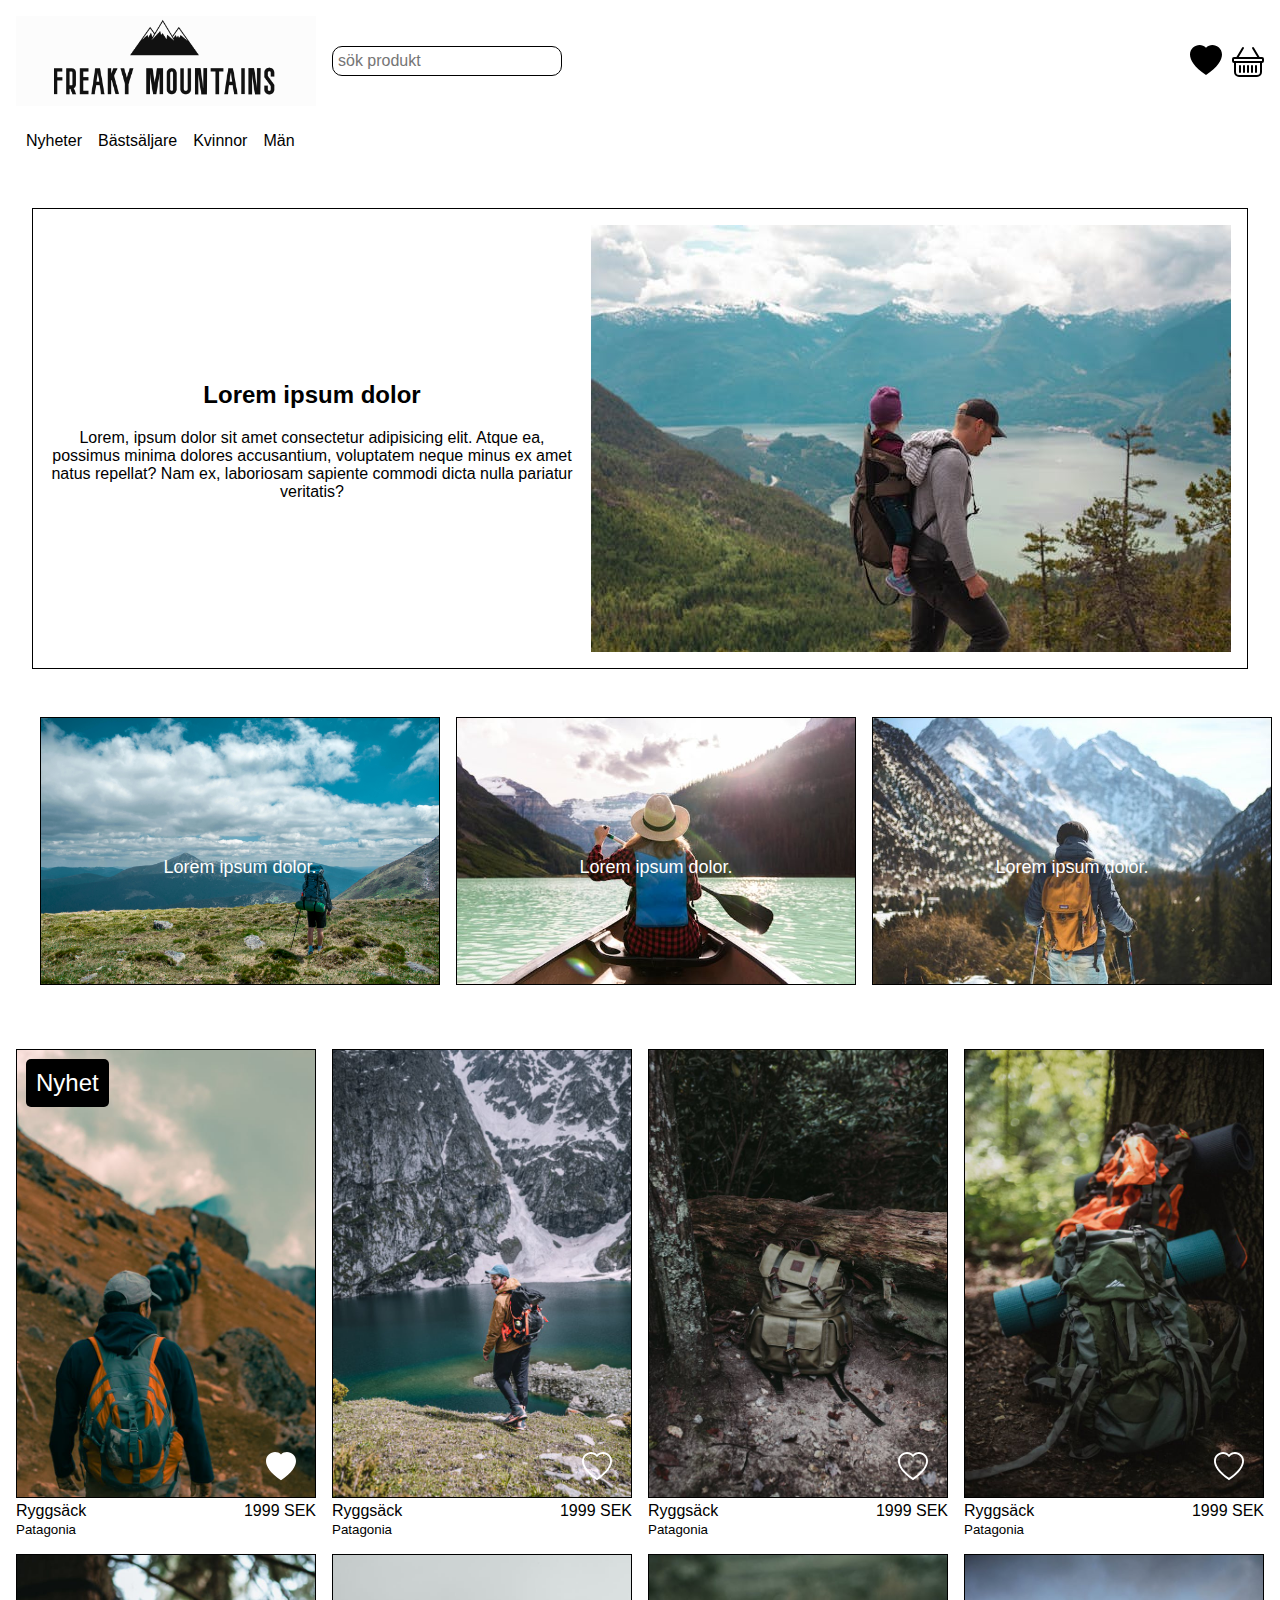
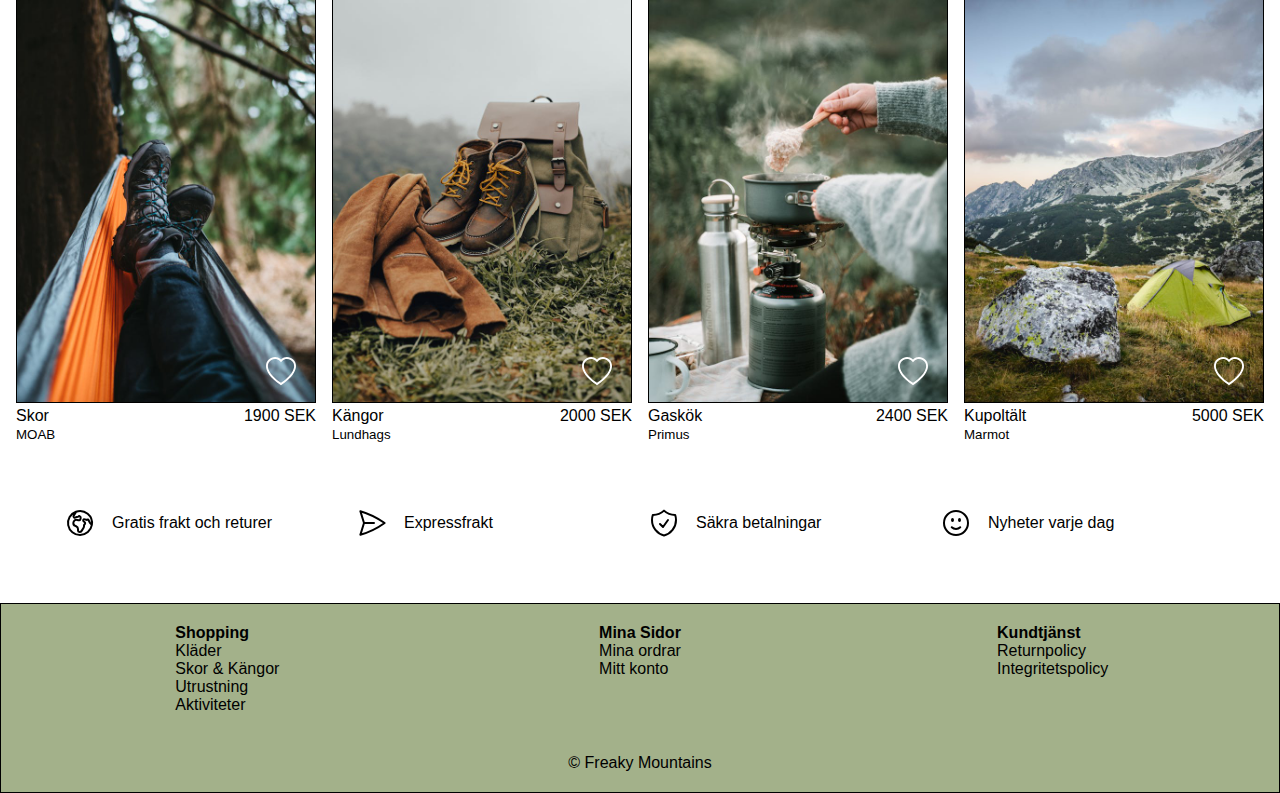
<file: index.html>
<!DOCTYPE html>
<html lang="sv">

<head>
    <meta charset="UTF-8">
    <meta name="viewport" content="width=device-width, initial-scale=1.0">
    <title>Freaky Mountains</title>
    <link rel="stylesheet" href="CSS/main.css">
</head>

<body>
    <header>
        <img src="img/freakymountains.png" class="header-logo" alt="logo">
        <div class="header-container">
            <input type="search" placeholder="sök produkt">
            <div class="header-icons">
                <a href="#"><svg xmlns="http://www.w3.org/2000/svg" width="25" height="25" fill="currentColor"
                        class="bi bi-heart-fill icon" viewBox="0 0 16 16">
                        <path fill-rule="evenodd"
                            d="M8 1.314C12.438-3.248 23.534 4.735 8 15-7.534 4.736 3.562-3.248 8 1.314" />
                    </svg></a>
                <a href="checkout.html">
                    <svg xmlns="http://www.w3.org/2000/svg" width="25" height="25" fill="currentColor"
                        class="bi bi-basket icon" viewBox="0 0 16 16">
                        <path
                            d="M5.757 1.071a.5.5 0 0 1 .172.686L3.383 6h9.234L10.07 1.757a.5.5 0 1 1 .858-.514L13.783 6H15a1 1 0 0 1 1 1v1a1 1 0 0 1-1 1v4.5a2.5 2.5 0 0 1-2.5 2.5h-9A2.5 2.5 0 0 1 1 13.5V9a1 1 0 0 1-1-1V7a1 1 0 0 1 1-1h1.217L5.07 1.243a.5.5 0 0 1 .686-.172zM2 9v4.5A1.5 1.5 0 0 0 3.5 15h9a1.5 1.5 0 0 0 1.5-1.5V9zM1 7v1h14V7zm3 3a.5.5 0 0 1 .5.5v3a.5.5 0 0 1-1 0v-3A.5.5 0 0 1 4 10m2 0a.5.5 0 0 1 .5.5v3a.5.5 0 0 1-1 0v-3A.5.5 0 0 1 6 10m2 0a.5.5 0 0 1 .5.5v3a.5.5 0 0 1-1 0v-3A.5.5 0 0 1 8 10m2 0a.5.5 0 0 1 .5.5v3a.5.5 0 0 1-1 0v-3a.5.5 0 0 1 .5-.5m2 0a.5.5 0 0 1 .5.5v3a.5.5 0 0 1-1 0v-3a.5.5 0 0 1 .5-.5" />
                    </svg></a>
            </div>

        </div>
        <nav>
            <ul>
                <li><a href="#">Nyheter</a></li>
                <li><a href="#">Bästsäljare</a></li>
                <li><a href="#">Kvinnor</a></li>
                <li><a href="#">Män</a></li>
            </ul>
        </nav>
    </header>
    <main>

        <article class="hero-container">
            <img class="hero-img" src="img/hero.jpg" alt="hero-image">
            <div class="hero-text">
                <h2>Lorem ipsum dolor</h2>
                <p>Lorem, ipsum dolor sit amet consectetur adipisicing elit. Atque ea, possimus minima dolores
                    accusantium,
                    voluptatem neque minus ex amet natus repellat? Nam ex, laboriosam sapiente commodi dicta nulla
                    pariatur
                    veritatis?</p>
            </div>
        </article>

        <section class="spot-container">
            <h1 hidden>Lorem Ipsum Dolor</h1>
            <a href="" class="spot-img">
                <img src="img/spot1.jpg" alt="hiking">
                <div class="spot-text">Lorem ipsum dolor.</div>
            </a>
            <a href="" class="spot-img">
                <img src="img/spot2.jpg" alt="kayaking">
                <div class="spot-text">Lorem ipsum dolor.</div>
            </a>
            <a href="" class="spot-img">
                <img src="img/spot3.jpg" alt="hiking mountains">
                <div class="spot-text">Lorem ipsum dolor.</div>
            </a>
        </section>

        <section class="products">
            <h1 hidden>Produktkort</h1>
            <a href="product-details.html">
                <div class="productImage">
                    <img src="img/backpack1.jpg" alt="backpack">
                    <!-- <svg class="badge-top-left" height="65" width="250">
                        <rect x="5" y="5" width="100" height="50" fill="black">
                        </rect>
                        <text fill="#ffffff" font-size="22" font-family="Verdana" x="20" y="35">Nyhet</text>
                    </svg> 
                    
                    SVG  för "nyhet" -->
                    <span class="banner-new">Nyhet</span>

                    <svg class="heart-bottom-right" xmlns="http://www.w3.org/2000/svg" width="40" height="40"
                        fill="currentColor" viewBox="0 0 16 16">
                        <path fill-rule="evenodd"
                            d="M8 1.314C12.438-3.248 23.534 4.735 8 15-7.534 4.736 3.562-3.248 8 1.314" />
                    </svg>
                </div>
                <div class="productDetails">
                    <span>Ryggsäck</span>
                    <span>1999 SEK</span>
                </div>
                <small>Patagonia</small>

            </a>

            <a href="product-details.html">
                <div class="productImage">
                    <img src="img/backpack5.jpg" alt="backpack">
                    <svg class="heart-bottom-right" xmlns="http://www.w3.org/2000/svg" width="40" height="40"
                        fill="currentColor" viewBox="0 0 16 16">
                        <path
                            d="m8 2.748-.717-.737C5.6.281 2.514.878 1.4 3.053c-.523 1.023-.641 2.5.314 4.385.92 1.815 2.834 3.989 6.286 6.357 3.452-2.368 5.365-4.542 6.286-6.357.955-1.886.838-3.362.314-4.385C13.486.878 10.4.28 8.717 2.01zM8 15C-7.333 4.868 3.279-3.04 7.824 1.143q.09.083.176.171a3 3 0 0 1 .176-.17C12.72-3.042 23.333 4.867 8 15" />
                    </svg>
                </div>
                <div class="productDetails">
                    <span>Ryggsäck</span>
                    <span>1999 SEK</span>
                </div>
                <small>Patagonia</small>

            </a>
            <a href="product-details.html">
                <div class="productImage">
                    <img src="img/backpack4.jpg" alt="red backpack">
                    <svg class="heart-bottom-right" xmlns="http://www.w3.org/2000/svg" width="40" height="40"
                        fill="currentColor" viewBox="0 0 16 16">
                        <path
                            d="m8 2.748-.717-.737C5.6.281 2.514.878 1.4 3.053c-.523 1.023-.641 2.5.314 4.385.92 1.815 2.834 3.989 6.286 6.357 3.452-2.368 5.365-4.542 6.286-6.357.955-1.886.838-3.362.314-4.385C13.486.878 10.4.28 8.717 2.01zM8 15C-7.333 4.868 3.279-3.04 7.824 1.143q.09.083.176.171a3 3 0 0 1 .176-.17C12.72-3.042 23.333 4.867 8 15" />
                    </svg>
                </div>
                <div class="productDetails">
                    <span>Ryggsäck</span>
                    <span>1999 SEK</span>
                </div>
                <small>Patagonia</small>

            </a>
            <a href="product-details.html">
                <div class="productImage">
                    <img src="img/backpack3.jpg" alt=" svart backpack">
                    <svg class="heart-bottom-right" xmlns="http://www.w3.org/2000/svg" width="40" height="40"
                        fill="currentColor" viewBox="0 0 16 16">
                        <path
                            d="m8 2.748-.717-.737C5.6.281 2.514.878 1.4 3.053c-.523 1.023-.641 2.5.314 4.385.92 1.815 2.834 3.989 6.286 6.357 3.452-2.368 5.365-4.542 6.286-6.357.955-1.886.838-3.362.314-4.385C13.486.878 10.4.28 8.717 2.01zM8 15C-7.333 4.868 3.279-3.04 7.824 1.143q.09.083.176.171a3 3 0 0 1 .176-.17C12.72-3.042 23.333 4.867 8 15" />
                    </svg>
                </div>
                <div class="productDetails">
                    <span>Ryggsäck</span>
                    <span>1999 SEK</span>
                </div>
                <small>Patagonia</small>

            </a>
            <a href="product-details.html">
                <div class="productImage">
                    <img src="img/boots2.jpg" alt="red jacket">
                    <svg class="heart-bottom-right" xmlns="http://www.w3.org/2000/svg" width="40" height="40"
                        fill="currentColor" viewBox="0 0 16 16">
                        <path
                            d="m8 2.748-.717-.737C5.6.281 2.514.878 1.4 3.053c-.523 1.023-.641 2.5.314 4.385.92 1.815 2.834 3.989 6.286 6.357 3.452-2.368 5.365-4.542 6.286-6.357.955-1.886.838-3.362.314-4.385C13.486.878 10.4.28 8.717 2.01zM8 15C-7.333 4.868 3.279-3.04 7.824 1.143q.09.083.176.171a3 3 0 0 1 .176-.17C12.72-3.042 23.333 4.867 8 15" />
                    </svg>
                </div>
                <div class="productDetails">
                    <span>Skor</span>
                    <span>1900 SEK</span>
                </div>
                <small>MOAB</small>

            </a>
            <a href="product-details.html">
                <div class="productImage">
                    <img src="img/boots.jpg" alt="boots">
                    <svg class="heart-bottom-right" xmlns="http://www.w3.org/2000/svg" width="40" height="40"
                        fill="currentColor" viewBox="0 0 16 16">
                        <path
                            d="m8 2.748-.717-.737C5.6.281 2.514.878 1.4 3.053c-.523 1.023-.641 2.5.314 4.385.92 1.815 2.834 3.989 6.286 6.357 3.452-2.368 5.365-4.542 6.286-6.357.955-1.886.838-3.362.314-4.385C13.486.878 10.4.28 8.717 2.01zM8 15C-7.333 4.868 3.279-3.04 7.824 1.143q.09.083.176.171a3 3 0 0 1 .176-.17C12.72-3.042 23.333 4.867 8 15" />
                    </svg>
                </div>
                <div class="productDetails">
                    <span>Kängor</span>
                    <span>2000 SEK</span>
                </div>
                <small>Lundhags</small>

            </a>
            <a href="product-details.html">
                <div class="productImage">
                    <img src="img/primus.jpg" alt="primus">
                    <svg class="heart-bottom-right" xmlns="http://www.w3.org/2000/svg" width="40" height="40"
                        fill="currentColor" viewBox="0 0 16 16">
                        <path
                            d="m8 2.748-.717-.737C5.6.281 2.514.878 1.4 3.053c-.523 1.023-.641 2.5.314 4.385.92 1.815 2.834 3.989 6.286 6.357 3.452-2.368 5.365-4.542 6.286-6.357.955-1.886.838-3.362.314-4.385C13.486.878 10.4.28 8.717 2.01zM8 15C-7.333 4.868 3.279-3.04 7.824 1.143q.09.083.176.171a3 3 0 0 1 .176-.17C12.72-3.042 23.333 4.867 8 15" />
                    </svg>
                </div>
                <div class="productDetails">
                    <span>Gaskök</span>
                    <span>2400 SEK</span>
                </div>
                <small>Primus</small>

            </a>
            <a href="product-details.html">
                <div class="productImage">
                    <img src="img/tent.jpg" alt="tent">
                    <svg class="heart-bottom-right" xmlns="http://www.w3.org/2000/svg" width="40" height="40"
                        fill="currentColor" viewBox="0 0 16 16">
                        <path
                            d="m8 2.748-.717-.737C5.6.281 2.514.878 1.4 3.053c-.523 1.023-.641 2.5.314 4.385.92 1.815 2.834 3.989 6.286 6.357 3.452-2.368 5.365-4.542 6.286-6.357.955-1.886.838-3.362.314-4.385C13.486.878 10.4.28 8.717 2.01zM8 15C-7.333 4.868 3.279-3.04 7.824 1.143q.09.083.176.171a3 3 0 0 1 .176-.17C12.72-3.042 23.333 4.867 8 15" />
                    </svg>
                </div>
                <div class="productDetails">
                    <span>Kupoltält</span>
                    <span>5000 SEK</span>
                </div>
                <small>Marmot</small>

            </a>

        </section>

        <div class="infoIcons">
            <ul>
                <li><svg class="icon" xmlns="http://www.w3.org/2000/svg" fill="none" viewBox="0 0 24 24"
                        stroke-width="1.5" stroke="currentColor">
                        <path stroke-linecap="round" stroke-linejoin="round"
                            d="m20.893 13.393-1.135-1.135a2.252 2.252 0 0 1-.421-.585l-1.08-2.16a.414.414 0 0 0-.663-.107.827.827 0 0 1-.812.21l-1.273-.363a.89.89 0 0 0-.738 1.595l.587.39c.59.395.674 1.23.172 1.732l-.2.2c-.212.212-.33.498-.33.796v.41c0 .409-.11.809-.32 1.158l-1.315 2.191a2.11 2.11 0 0 1-1.81 1.025 1.055 1.055 0 0 1-1.055-1.055v-1.172c0-.92-.56-1.747-1.414-2.089l-.655-.261a2.25 2.25 0 0 1-1.383-2.46l.007-.042a2.25 2.25 0 0 1 .29-.787l.09-.15a2.25 2.25 0 0 1 2.37-1.048l1.178.236a1.125 1.125 0 0 0 1.302-.795l.208-.73a1.125 1.125 0 0 0-.578-1.315l-.665-.332-.091.091a2.25 2.25 0 0 1-1.591.659h-.18c-.249 0-.487.1-.662.274a.931.931 0 0 1-1.458-1.137l1.411-2.353a2.25 2.25 0 0 0 .286-.76m11.928 9.869A9 9 0 0 0 8.965 3.525m11.928 9.868A9 9 0 1 1 8.965 3.525" />
                    </svg>
                    Gratis frakt och returer</li>
                <li> <svg class="icon" xmlns="http://www.w3.org/2000/svg" fill="none" viewBox="0 0 24 24"
                        stroke-width="1.5" stroke="currentColor">
                        <path stroke-linecap="round" stroke-linejoin="round"
                            d="M6 12 3.269 3.125A59.769 59.769 0 0 1 21.485 12 59.768 59.768 0 0 1 3.27 20.875L5.999 12Zm0 0h7.5" />
                    </svg>
                    Expressfrakt</li>
                <li><svg class="icon" xmlns="http://www.w3.org/2000/svg" fill="none" viewBox="0 0 24 24"
                        stroke-width="1.5" stroke="currentColor">
                        <path stroke-linecap="round" stroke-linejoin="round"
                            d="M9 12.75 11.25 15 15 9.75m-3-7.036A11.959 11.959 0 0 1 3.598 6 11.99 11.99 0 0 0 3 9.749c0 5.592 3.824 10.29 9 11.623 5.176-1.332 9-6.03 9-11.622 0-1.31-.21-2.571-.598-3.751h-.152c-3.196 0-6.1-1.248-8.25-3.285Z" />
                    </svg>
                    Säkra betalningar</li>
                <li><svg class="icon" xmlns="http://www.w3.org/2000/svg" fill="none" viewBox="0 0 24 24"
                        stroke-width="1.5" stroke="currentColor">
                        <path stroke-linecap="round" stroke-linejoin="round"
                            d="M15.182 15.182a4.5 4.5 0 0 1-6.364 0M21 12a9 9 0 1 1-18 0 9 9 0 0 1 18 0ZM9.75 9.75c0 .414-.168.75-.375.75S9 10.164 9 9.75 9.168 9 9.375 9s.375.336.375.75Zm-.375 0h.008v.015h-.008V9.75Zm5.625 0c0 .414-.168.75-.375.75s-.375-.336-.375-.75.168-.75.375-.75.375.336.375.75Zm-.375 0h.008v.015h-.008V9.75Z" />
                    </svg>
                    Nyheter varje dag</li>
            </ul>
        </div>
    </main>
    <footer>
        <details>
            <summary>Shopping</summary>
            <ul>
                <li>Kläder</li>
                <li>Skor & Kängor</li>
                <li>Utrustning</li>
                <li>Aktiviteter</li>
            </ul>
        </details>
        <details>
            <summary>Mina Sidor</summary>
            <ul>
                <li>Mina Ordrar</li>
                <li>Mitt Konto</li>
            </ul>
        </details>
        <details>
            <summary>Kundtjänst</summary>
            <ul>
                <li>Returnpolicy</li>
                <li>Integritetspolicy</li>
            </ul>
        </details>


        <div class="footer-lg">


            <div><strong>Shopping</strong>
                <ul>
                    <li>Kläder</li>
                    <li>Skor & Kängor</li>
                    <li>Utrustning</li>
                    <li>Aktiviteter</li>
                </ul>
            </div>


            <div> <strong>Mina Sidor</strong>
                <ul>
                    <li>Mina ordrar</li>
                    <li>Mitt konto</li>
                </ul>
            </div>

            <div>
                <strong>Kundtjänst</strong>
                <ul>
                    <li>Returnpolicy</li>
                    <li>Integritetspolicy</li>
                </ul>
            </div>
        </div>
        <p>
            &copy; Freaky Mountains
        </p>
    </footer>
</body>

</html>
</file>
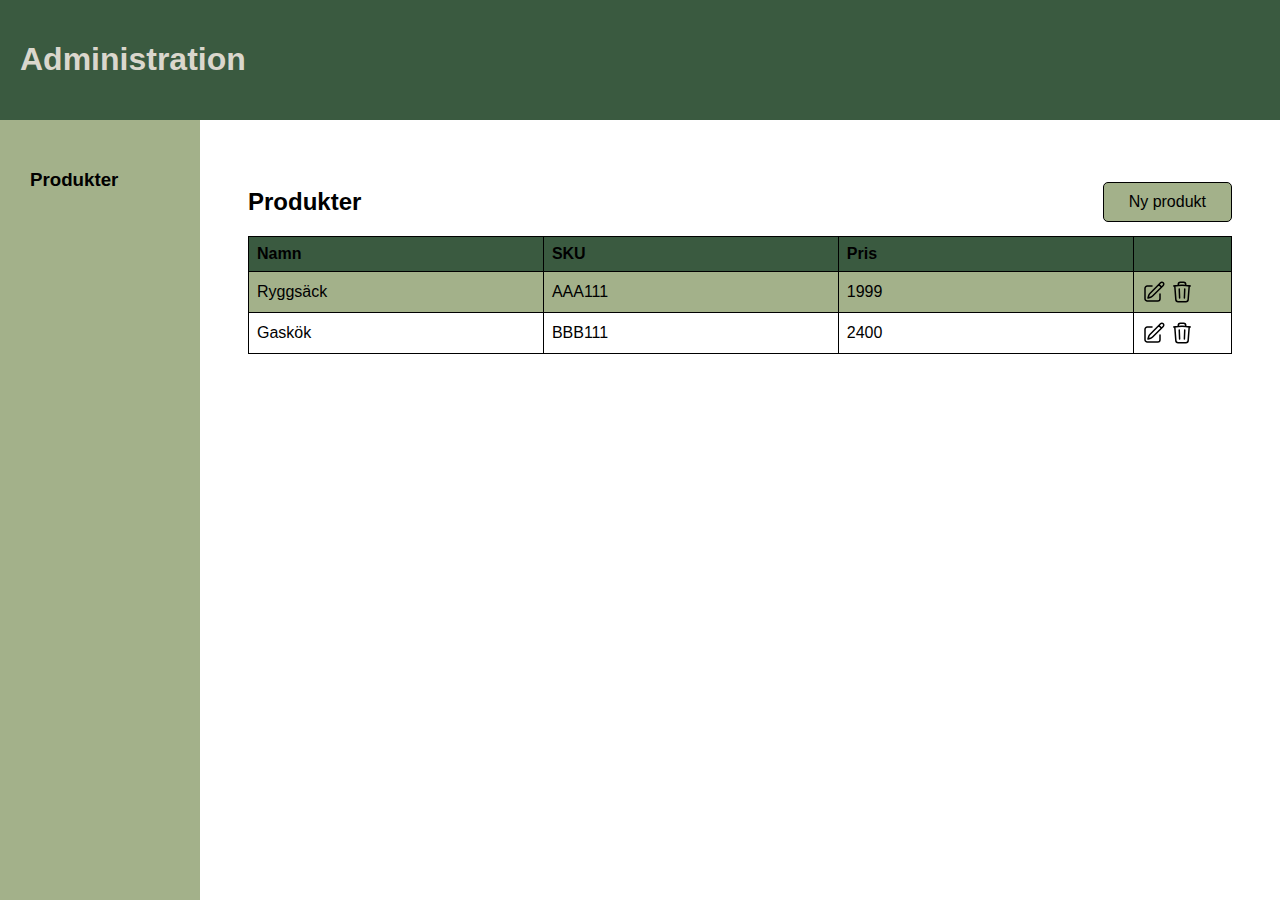
<file: admin/products/index.html>
<!DOCTYPE html>
<html lang="sv">

<head>
    <meta charset="UTF-8">
    <meta name="viewport" content="width=device-width, initial-scale=1.0">
    <link rel="stylesheet" href="/CSS/admin-style.css">
    <title>Administration</title>
</head>

<body>

    <header>
        <h1>Administration</h1>
    </header>
    <nav>
        <h3>Produkter</h3>
    </nav>
    <main class="content">
        <div class="product-button">
            <h2>Produkter</h2>
            <a href="/admin/products/new.html" class="custom-button">Ny produkt</a>
        </div>
        <table class="admin-table">
            <tr>
                <th>Namn</th>
                <th>SKU</th>
                <th>Pris</th>
                <th class="head-icon"></th>
            </tr>
            <tr>
                <td>Ryggsäck</td>
                <td>AAA111</td>
                <td>1999</td>
                <td>
                    <a href="" title="redigera">
                        <svg class="icon" xmlns="http://www.w3.org/2000/svg" fill="none" viewBox="0 0 24 24"
                            stroke-width="1.5" stroke="currentColor">
                            <path stroke-linecap="round" stroke-linejoin="round"
                                d="m16.862 4.487 1.687-1.688a1.875 1.875 0 1 1 2.652 2.652L10.582 16.07a4.5 4.5 0 0 1-1.897 1.13L6 18l.8-2.685a4.5 4.5 0 0 1 1.13-1.897l8.932-8.931Zm0 0L19.5 7.125M18 14v4.75A2.25 2.25 0 0 1 15.75 21H5.25A2.25 2.25 0 0 1 3 18.75V8.25A2.25 2.25 0 0 1 5.25 6H10" />
                        </svg>
                    </a>
                    <a href="" title="radera">
                        <svg class="icon" xmlns="http://www.w3.org/2000/svg" fill="none" viewBox="0 0 24 24"
                            stroke-width="1.5" stroke="currentColor">
                            <path stroke-linecap="round" stroke-linejoin="round"
                                d="m14.74 9-.346 9m-4.788 0L9.26 9m9.968-3.21c.342.052.682.107 1.022.166m-1.022-.165L18.16 19.673a2.25 2.25 0 0 1-2.244 2.077H8.084a2.25 2.25 0 0 1-2.244-2.077L4.772 5.79m14.456 0a48.108 48.108 0 0 0-3.478-.397m-12 .562c.34-.059.68-.114 1.022-.165m0 0a48.11 48.11 0 0 1 3.478-.397m7.5 0v-.916c0-1.18-.91-2.164-2.09-2.201a51.964 51.964 0 0 0-3.32 0c-1.18.037-2.09 1.022-2.09 2.201v.916m7.5 0a48.667 48.667 0 0 0-7.5 0" />
                        </svg>
                    </a>
                </td>
            </tr>
            <tr>
                <td>Gaskök</td>
                <td>BBB111</td>
                <td>2400</td>
                <td>
                    <a href="">
                        <svg class="icon" xmlns="http://www.w3.org/2000/svg" fill="none" viewBox="0 0 24 24"
                            stroke-width="1.5" stroke="currentColor">
                            <path stroke-linecap="round" stroke-linejoin="round"
                                d="m16.862 4.487 1.687-1.688a1.875 1.875 0 1 1 2.652 2.652L10.582 16.07a4.5 4.5 0 0 1-1.897 1.13L6 18l.8-2.685a4.5 4.5 0 0 1 1.13-1.897l8.932-8.931Zm0 0L19.5 7.125M18 14v4.75A2.25 2.25 0 0 1 15.75 21H5.25A2.25 2.25 0 0 1 3 18.75V8.25A2.25 2.25 0 0 1 5.25 6H10" />
                        </svg>
                    </a>
                    <a href="">
                        <svg class="icon" xmlns="http://www.w3.org/2000/svg" fill="none" viewBox="0 0 24 24"
                            stroke-width="1.5" stroke="currentColor">
                            <path stroke-linecap="round" stroke-linejoin="round"
                                d="m14.74 9-.346 9m-4.788 0L9.26 9m9.968-3.21c.342.052.682.107 1.022.166m-1.022-.165L18.16 19.673a2.25 2.25 0 0 1-2.244 2.077H8.084a2.25 2.25 0 0 1-2.244-2.077L4.772 5.79m14.456 0a48.108 48.108 0 0 0-3.478-.397m-12 .562c.34-.059.68-.114 1.022-.165m0 0a48.11 48.11 0 0 1 3.478-.397m7.5 0v-.916c0-1.18-.91-2.164-2.09-2.201a51.964 51.964 0 0 0-3.32 0c-1.18.037-2.09 1.022-2.09 2.201v.916m7.5 0a48.667 48.667 0 0 0-7.5 0" />
                        </svg>
                    </a>

                </td>
            </tr>
        </table>



    </main>
</body>


</html>
</file>
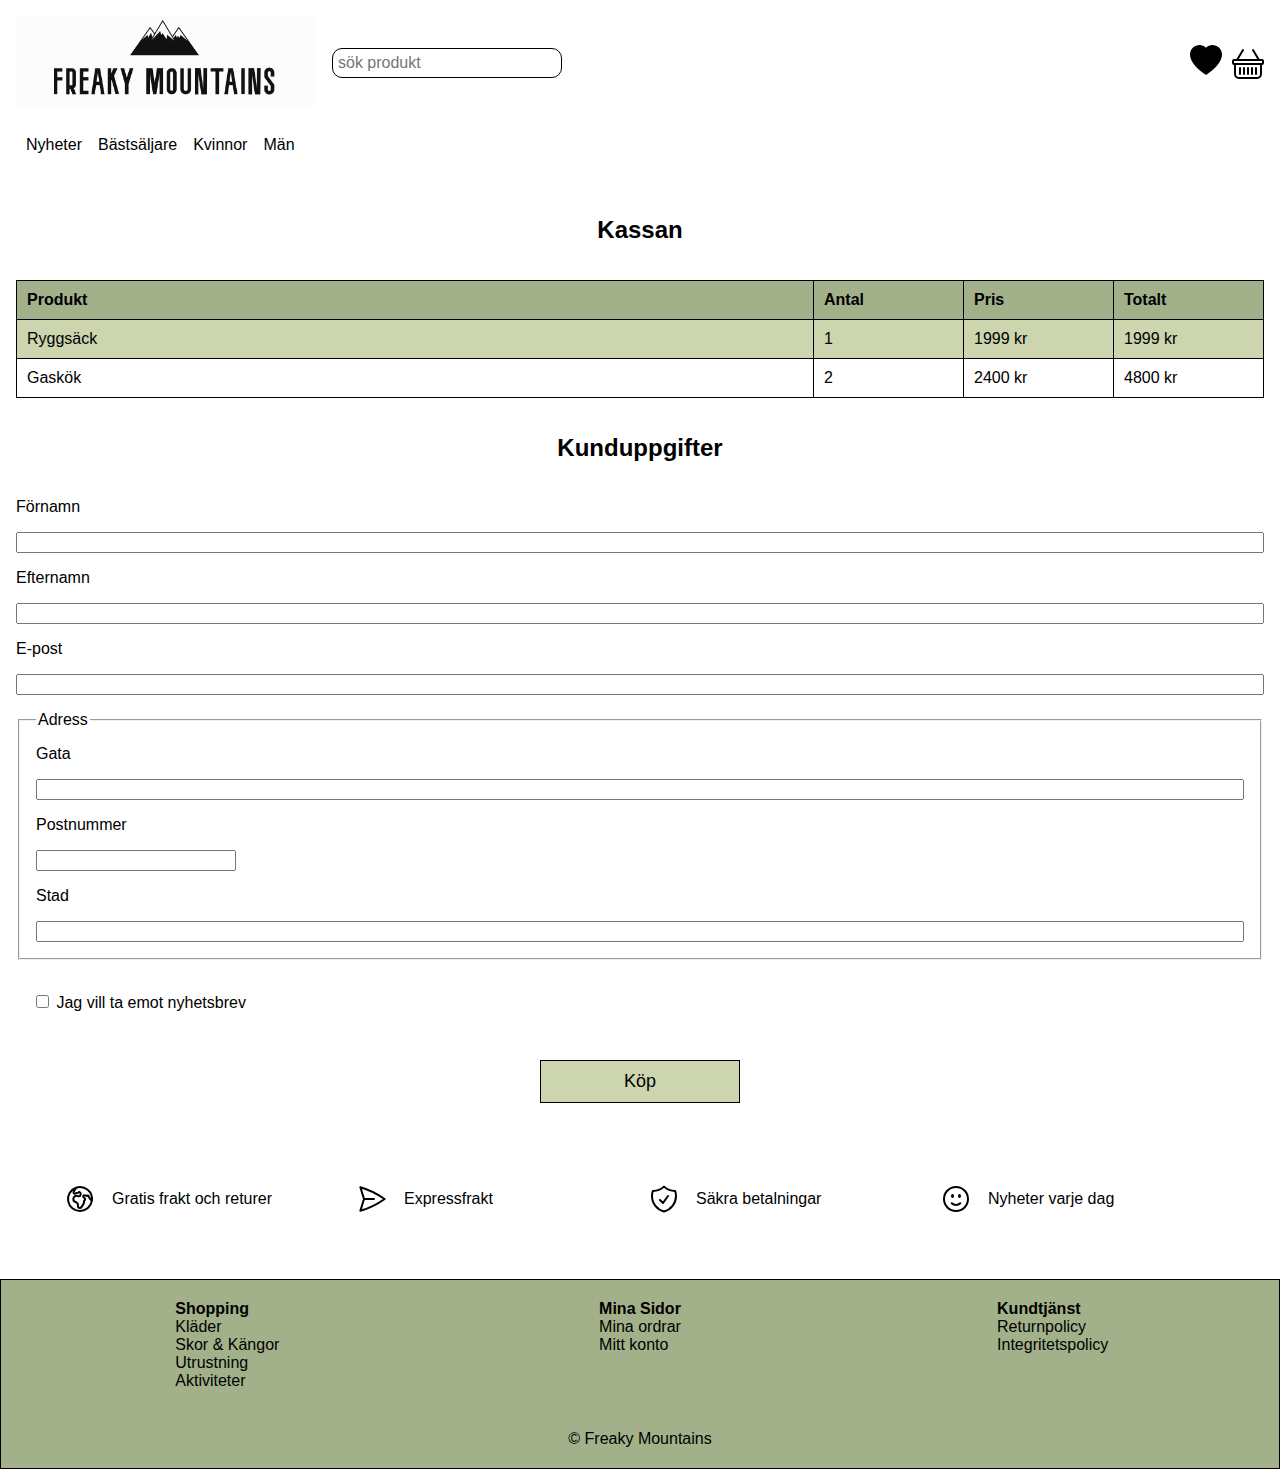
<file: checkout.html>
<!DOCTYPE html>
<html lang="sv">

<head>
    <meta charset="UTF-8">
    <meta name="viewport" content="width=device-width, initial-scale=1.0">
    <title>Kassan</title>
    <link rel="stylesheet" href="CSS/main.css">
</head>

<body>
    <header>

        <a href="/"> <img src="img/freakymountains.png" class="logo" alt="logo"></a>

        <div class="header-container">
            <input type="search" placeholder="sök produkt">
            <div class="header-icons">
                <svg class="icon" xmlns="http://www.w3.org/2000/svg" width="25" height="25" fill="currentColor"
                    viewBox="0 0 16 16">
                    <path fill-rule="evenodd"
                        d="M8 1.314C12.438-3.248 23.534 4.735 8 15-7.534 4.736 3.562-3.248 8 1.314" />
                </svg>
                <a href="checkout.html">
                    <svg class="icon" xmlns="http://www.w3.org/2000/svg" width="25" height="25" fill="currentColor"
                        viewBox="0 0 16 16">
                        <path
                            d="M5.757 1.071a.5.5 0 0 1 .172.686L3.383 6h9.234L10.07 1.757a.5.5 0 1 1 .858-.514L13.783 6H15a1 1 0 0 1 1 1v1a1 1 0 0 1-1 1v4.5a2.5 2.5 0 0 1-2.5 2.5h-9A2.5 2.5 0 0 1 1 13.5V9a1 1 0 0 1-1-1V7a1 1 0 0 1 1-1h1.217L5.07 1.243a.5.5 0 0 1 .686-.172zM2 9v4.5A1.5 1.5 0 0 0 3.5 15h9a1.5 1.5 0 0 0 1.5-1.5V9zM1 7v1h14V7zm3 3a.5.5 0 0 1 .5.5v3a.5.5 0 0 1-1 0v-3A.5.5 0 0 1 4 10m2 0a.5.5 0 0 1 .5.5v3a.5.5 0 0 1-1 0v-3A.5.5 0 0 1 6 10m2 0a.5.5 0 0 1 .5.5v3a.5.5 0 0 1-1 0v-3A.5.5 0 0 1 8 10m2 0a.5.5 0 0 1 .5.5v3a.5.5 0 0 1-1 0v-3a.5.5 0 0 1 .5-.5m2 0a.5.5 0 0 1 .5.5v3a.5.5 0 0 1-1 0v-3a.5.5 0 0 1 .5-.5" />
                    </svg></a>
            </div>

        </div>


        <nav>
            <ul>
                <li><a href="#">Nyheter</a></li>
                <li><a href="#">Bästsäljare</a></li>
                <li><a href="#">Kvinnor</a></li>
                <li><a href="#">Män</a></li>
            </ul>
        </nav>
    </header>

    <main>

        <section class="checkoutItemContainer">
            <h2>Kassan</h2>
            <div class="checkoutItem">
                <div class="checkoutItemTitle"> <span>1x Ryggsäck</span>
                    <span>1999 SEK</span>
                </div>
                <small>1999 SEK</small>
            </div>

            <div class="checkoutItem">
                <div class="checkoutItemTitle"><span>2x Gaskök</span>
                    <span>4800 SEK</span>
                </div>
                <small>2400 SEK</small>
            </div>
        </section>

        <div class="checkoutItemContainer-lg">
            <table class="checkout-table">
                <thead>
                    <tr>
                        <th>Produkt</th>
                        <th>Antal</th>
                        <th>Pris</th>
                        <th>Totalt</th>
                    </tr>
                </thead>
                <tbody>
                    <tr>
                        <td>Ryggsäck</td>
                        <td>1</td>
                        <td>1999 kr</td>
                        <td>1999 kr</td>
                    </tr>
                    <tr>
                        <td>Gaskök</td>
                        <td>2</td>
                        <td>2400 kr</td>
                        <td>4800 kr</td>
                    </tr>
                </tbody>
            </table>
        </div>
        <form class="checkout-form">
            <h2>Kunduppgifter</h2>

            <h1 hidden>kunduppgifter</h1>

            <label for="firstname">Förnamn</label>
            <input type="text" name="firstname" id="firstname">

            <label for="lastname">Efternamn</label>
            <input type="text" name="lastname" id="lastname">

            <label for="email">E-post</label>
            <input type="email" name="email" id="email">


            <fieldset class="address">
                <legend>Adress</legend>
                <label for="street">Gata</label>
                <input type="text" name="street" id="street">
                <label for="zipcode">Postnummer</label>
                <input type="number" name="zipcode" id="zipcode">
                <!--GÖR POSTNUMMER-BOXEN MINDRE-->
                <label for="town">Stad</label>
                <input type="text" name="town" id="town">
            </fieldset>

            <div class="checkbox">
                <input type="checkbox" name="checkbox" id="checkbox">
                <label for="checkbox">Jag vill ta emot nyhetsbrev</label>
            </div>
            <button class="buybutton">Köp</button>
        </form>

        <div class="infoIcons">
            <ul>
                <li><svg class="icon" xmlns="http://www.w3.org/2000/svg" fill="none" viewBox="0 0 24 24"
                        stroke-width="1.5" stroke="currentColor">
                        <path stroke-linecap="round" stroke-linejoin="round"
                            d="m20.893 13.393-1.135-1.135a2.252 2.252 0 0 1-.421-.585l-1.08-2.16a.414.414 0 0 0-.663-.107.827.827 0 0 1-.812.21l-1.273-.363a.89.89 0 0 0-.738 1.595l.587.39c.59.395.674 1.23.172 1.732l-.2.2c-.212.212-.33.498-.33.796v.41c0 .409-.11.809-.32 1.158l-1.315 2.191a2.11 2.11 0 0 1-1.81 1.025 1.055 1.055 0 0 1-1.055-1.055v-1.172c0-.92-.56-1.747-1.414-2.089l-.655-.261a2.25 2.25 0 0 1-1.383-2.46l.007-.042a2.25 2.25 0 0 1 .29-.787l.09-.15a2.25 2.25 0 0 1 2.37-1.048l1.178.236a1.125 1.125 0 0 0 1.302-.795l.208-.73a1.125 1.125 0 0 0-.578-1.315l-.665-.332-.091.091a2.25 2.25 0 0 1-1.591.659h-.18c-.249 0-.487.1-.662.274a.931.931 0 0 1-1.458-1.137l1.411-2.353a2.25 2.25 0 0 0 .286-.76m11.928 9.869A9 9 0 0 0 8.965 3.525m11.928 9.868A9 9 0 1 1 8.965 3.525" />
                    </svg>
                    Gratis frakt och returer</li>
                <li> <svg class="icon" xmlns="http://www.w3.org/2000/svg" fill="none" viewBox="0 0 24 24"
                        stroke-width="1.5" stroke="currentColor">
                        <path stroke-linecap="round" stroke-linejoin="round"
                            d="M6 12 3.269 3.125A59.769 59.769 0 0 1 21.485 12 59.768 59.768 0 0 1 3.27 20.875L5.999 12Zm0 0h7.5" />
                    </svg>
                    Expressfrakt</li>
                <li><svg class="icon" xmlns="http://www.w3.org/2000/svg" fill="none" viewBox="0 0 24 24"
                        stroke-width="1.5" stroke="currentColor">
                        <path stroke-linecap="round" stroke-linejoin="round"
                            d="M9 12.75 11.25 15 15 9.75m-3-7.036A11.959 11.959 0 0 1 3.598 6 11.99 11.99 0 0 0 3 9.749c0 5.592 3.824 10.29 9 11.623 5.176-1.332 9-6.03 9-11.622 0-1.31-.21-2.571-.598-3.751h-.152c-3.196 0-6.1-1.248-8.25-3.285Z" />
                    </svg>
                    Säkra betalningar</li>
                <li><svg class="icon" xmlns="http://www.w3.org/2000/svg" fill="none" viewBox="0 0 24 24"
                        stroke-width="1.5" stroke="currentColor">
                        <path stroke-linecap="round" stroke-linejoin="round"
                            d="M15.182 15.182a4.5 4.5 0 0 1-6.364 0M21 12a9 9 0 1 1-18 0 9 9 0 0 1 18 0ZM9.75 9.75c0 .414-.168.75-.375.75S9 10.164 9 9.75 9.168 9 9.375 9s.375.336.375.75Zm-.375 0h.008v.015h-.008V9.75Zm5.625 0c0 .414-.168.75-.375.75s-.375-.336-.375-.75.168-.75.375-.75.375.336.375.75Zm-.375 0h.008v.015h-.008V9.75Z" />
                    </svg>
                    Nyheter varje dag</li>
            </ul>
        </div>
    </main>
    <footer>
        <details>
            <summary>Shopping</summary>
            <ul>
                <li>Vinterjackor</li>
                <li>Pufferjackor</li>
                <li>Kappa</li>
                <li>Trenchcoat</li>
            </ul>
        </details>
        <details>
            <summary>Mina Sidor</summary>
            <ul>
                <li>Mina Ordrar</li>
                <li>Mitt Konto</li>
            </ul>
        </details>
        <details>
            <summary>Kundtjänst</summary>
            <ul>
                <li>Returnpolicy</li>
                <li>Integritetspolicy</li>
            </ul>
        </details>
        <div class="footer-lg">

            <div><strong>Shopping</strong>
                <ul>
                    <li>Kläder</li>
                    <li>Skor & Kängor</li>
                    <li>Utrustning</li>
                    <li>Aktiviteter</li>
                </ul>
            </div>


            <div> <strong>Mina Sidor</strong>
                <ul>
                    <li>Mina ordrar</li>
                    <li>Mitt konto</li>
                </ul>
            </div>

            <div>
                <strong>Kundtjänst</strong>
                <ul>
                    <li>Returnpolicy</li>
                    <li>Integritetspolicy</li>
                </ul>
            </div>
        </div>
        <p>
            &copy; Freaky Mountains
        </p>
    </footer>

</body>

</html>
</file>
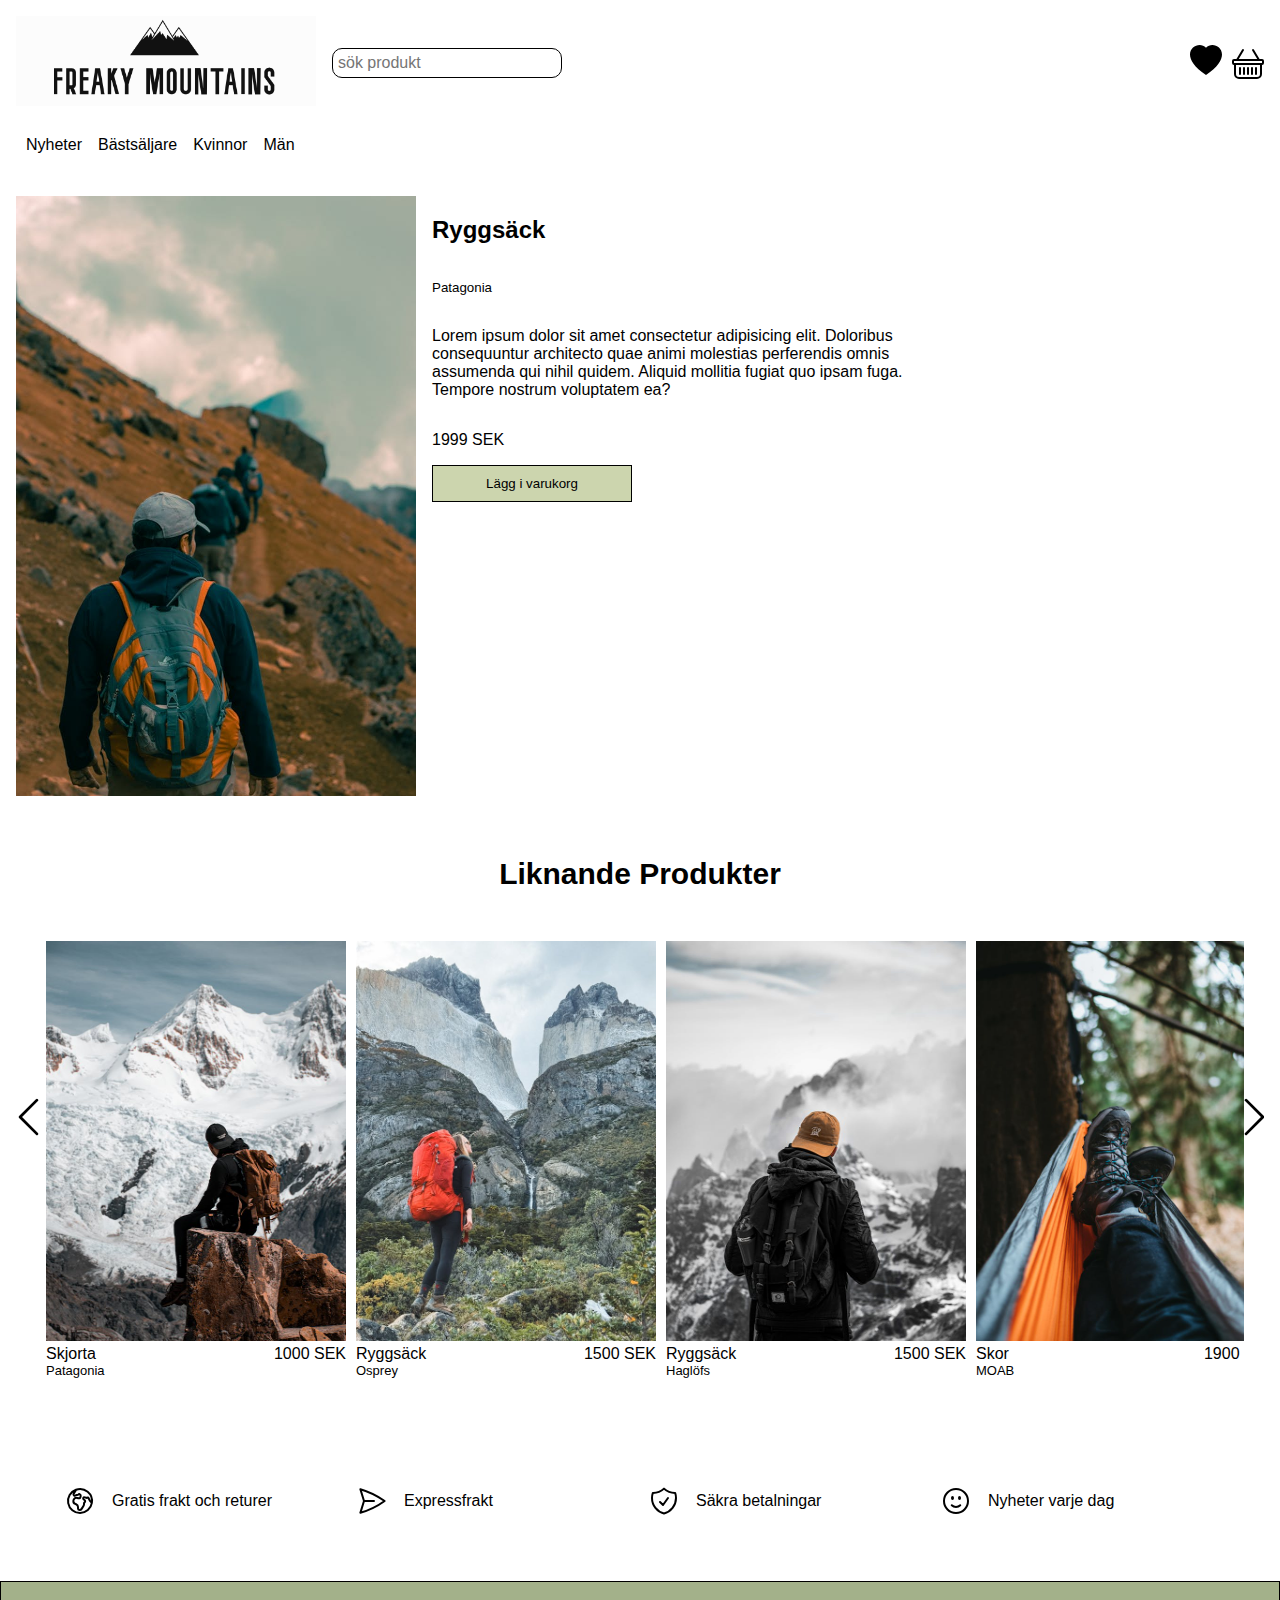
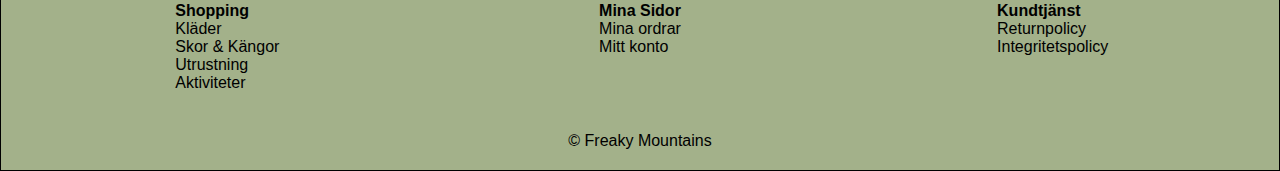
<file: product-details.html>
<!DOCTYPE html>
<html lang="sv">

<head>
    <meta charset="UTF-8">
    <meta name="viewport" content="width=device-width, initial-scale=1.0">
    <title>Ryggsäck</title>
    <link rel="stylesheet" href="CSS/main.css">
    <script src="script.js" defer></script>

</head>

<body>
    <header>
        <a href="/">
            <img src="img/freakymountains.png" class="logo" alt="logo">
        </a>
        <div class="header-container">
            <input type="search" placeholder="sök produkt">
            <div class="header-icons">
                <svg class="icon" xmlns="http://www.w3.org/2000/svg" width="25" height="25" fill="currentColor"
                    viewBox="0 0 16 16">
                    <path fill-rule="evenodd"
                        d="M8 1.314C12.438-3.248 23.534 4.735 8 15-7.534 4.736 3.562-3.248 8 1.314" />
                </svg>
                <a href="checkout.html">
                    <svg class="icon" xmlns="http://www.w3.org/2000/svg" width="25" height="25" fill="currentColor"
                        viewBox="0 0 16 16">
                        <path
                            d="M5.757 1.071a.5.5 0 0 1 .172.686L3.383 6h9.234L10.07 1.757a.5.5 0 1 1 .858-.514L13.783 6H15a1 1 0 0 1 1 1v1a1 1 0 0 1-1 1v4.5a2.5 2.5 0 0 1-2.5 2.5h-9A2.5 2.5 0 0 1 1 13.5V9a1 1 0 0 1-1-1V7a1 1 0 0 1 1-1h1.217L5.07 1.243a.5.5 0 0 1 .686-.172zM2 9v4.5A1.5 1.5 0 0 0 3.5 15h9a1.5 1.5 0 0 0 1.5-1.5V9zM1 7v1h14V7zm3 3a.5.5 0 0 1 .5.5v3a.5.5 0 0 1-1 0v-3A.5.5 0 0 1 4 10m2 0a.5.5 0 0 1 .5.5v3a.5.5 0 0 1-1 0v-3A.5.5 0 0 1 6 10m2 0a.5.5 0 0 1 .5.5v3a.5.5 0 0 1-1 0v-3A.5.5 0 0 1 8 10m2 0a.5.5 0 0 1 .5.5v3a.5.5 0 0 1-1 0v-3a.5.5 0 0 1 .5-.5m2 0a.5.5 0 0 1 .5.5v3a.5.5 0 0 1-1 0v-3a.5.5 0 0 1 .5-.5" />
                    </svg></a>
            </div>

        </div>
        <nav>
            <ul>
                <li><a href="#">Nyheter</a></li>
                <li><a href="#">Bästsäljare</a></li>
                <li><a href="#">Kvinnor</a></li>
                <li><a href="#">Män</a></li>
            </ul>
        </nav>
    </header>
    <main>

        <section class="product-page">
            <img class="item-title" src="img/backpack1.jpg" alt="backpack">
            <div class="product-text">
                <h2>Ryggsäck</h2>
                <small>Patagonia</small>
                <p>Lorem ipsum dolor sit amet consectetur adipisicing elit. Doloribus consequuntur architecto quae
                    animi molestias perferendis omnis assumenda qui nihil quidem. Aliquid mollitia fugiat quo ipsam
                    fuga. Tempore nostrum voluptatem ea?</p>
                <span>1999 SEK</span>
                <button>Lägg i varukorg</button>
            </div>
        </section>
        <section class="product-section">
            <h2 class="product-category">Liknande Produkter</h2>
            <div class="product-container">
                <svg id="nxt-btn" xmlns="http://www.w3.org/2000/svg" width="16" height="16" fill="currentColor"
                    viewBox="0 0 16 16">
                    <path fill-rule="evenodd"
                        d="M11.354 1.646a.5.5 0 0 1 0 .708L5.707 8l5.647 5.646a.5.5 0 0 1-.708.708l-6-6a.5.5 0 0 1 0-.708l6-6a.5.5 0 0 1 .708 0" />
                </svg>
                <a href="">
                    <div class="product-card">
                        <div class="product-image">
                            <img src="img/img1.jpg" alt="shirt">
                        </div>
                        <div class="title-price">
                            <span class="item-title">Skjorta</span>
                            <span class="price">1000 SEK</span>
                        </div>
                        <p class="brand">Patagonia</p>
                    </div>
                </a>
                <a href="">
                    <div class="product-card">
                        <div class="product-image">
                            <img src="img/img2.jpg" alt="red-backpack">
                        </div>
                        <div class="title-price">
                            <span class="item-title">Ryggsäck</span>
                            <span class="price">1500 SEK</span>
                        </div>
                        <p class="brand">Osprey</p>
                    </div>
                </a>
                <a href="">
                    <div class="product-card">
                        <div class="product-image">
                            <img src="img/img3.jpg" alt="black-backpack">
                        </div>
                        <div class="title-price">
                            <span class="item-title">Ryggsäck</span>
                            <span class="price">1500 SEK</span>
                        </div>
                        <p class="brand">Haglöfs</p>
                    </div>
                </a>
                <a href="">
                    <div class="product-card">
                        <div class="product-image">
                            <img src="img/boots2.jpg" alt="shoes">
                        </div>
                        <div class="title-price">
                            <span class="item-title">Skor</span>
                            <span class="price">1900 SEK</span>
                        </div>
                        <p class="brand">MOAB</p>
                    </div>
                </a>
                <a href="">
                    <div class="product-card">
                        <div class="product-image">
                            <img src="img/boots.jpg" alt="boots">
                        </div>
                        <div class="title-price">
                            <span class="item-title">Kängor</span>
                            <span class="price">2000 SEK</span>
                        </div>
                        <p class="brand">Lundhags</p>
                    </div>
                </a>
                <a href="">
                    <div class="product-card">
                        <div class="product-image">
                            <img src="img/primus.jpg" alt="storm-kitchen">
                        </div>
                        <div class="title-price">
                            <span class="item-title">Gaskök</span>
                            <span class="price">2400 SEK</span>
                        </div>
                        <p class="brand">Primus</p>
                    </div>
                </a>

                <a href="">
                    <div class="product-card">
                        <div class="product-image">
                            <img src="img/tent.jpg" alt="tent">
                        </div>
                        <div class="title-price">
                            <span class="item-title">Kupoltält</span>
                            <span class="price">5000 SEK</span>
                        </div>
                        <p class="brand">Marmot</p>
                    </div>
                </a>
            </div>

            <svg id="pre-btn" xmlns="http://www.w3.org/2000/svg" width="16" height="16" fill="currentColor"
                viewBox="0 0 16 16">
                <path fill-rule="evenodd"
                    d="M4.646 1.646a.5.5 0 0 1 .708 0l6 6a.5.5 0 0 1 0 .708l-6 6a.5.5 0 0 1-.708-.708L10.293 8 4.646 2.354a.5.5 0 0 1 0-.708" />
            </svg>
        </section>

        <section class="infoIcons">
            <h1 hidden>Info icons</h1>
            <ul>
                <li><svg class="icon" xmlns="http://www.w3.org/2000/svg" fill="none" viewBox="0 0 24 24"
                        stroke-width="1.5" stroke="currentColor">
                        <path stroke-linecap="round" stroke-linejoin="round"
                            d="m20.893 13.393-1.135-1.135a2.252 2.252 0 0 1-.421-.585l-1.08-2.16a.414.414 0 0 0-.663-.107.827.827 0 0 1-.812.21l-1.273-.363a.89.89 0 0 0-.738 1.595l.587.39c.59.395.674 1.23.172 1.732l-.2.2c-.212.212-.33.498-.33.796v.41c0 .409-.11.809-.32 1.158l-1.315 2.191a2.11 2.11 0 0 1-1.81 1.025 1.055 1.055 0 0 1-1.055-1.055v-1.172c0-.92-.56-1.747-1.414-2.089l-.655-.261a2.25 2.25 0 0 1-1.383-2.46l.007-.042a2.25 2.25 0 0 1 .29-.787l.09-.15a2.25 2.25 0 0 1 2.37-1.048l1.178.236a1.125 1.125 0 0 0 1.302-.795l.208-.73a1.125 1.125 0 0 0-.578-1.315l-.665-.332-.091.091a2.25 2.25 0 0 1-1.591.659h-.18c-.249 0-.487.1-.662.274a.931.931 0 0 1-1.458-1.137l1.411-2.353a2.25 2.25 0 0 0 .286-.76m11.928 9.869A9 9 0 0 0 8.965 3.525m11.928 9.868A9 9 0 1 1 8.965 3.525" />
                    </svg>
                    Gratis frakt och returer</li>
                <li> <svg class="icon" xmlns="http://www.w3.org/2000/svg" fill="none" viewBox="0 0 24 24"
                        stroke-width="1.5" stroke="currentColor">
                        <path stroke-linecap="round" stroke-linejoin="round"
                            d="M6 12 3.269 3.125A59.769 59.769 0 0 1 21.485 12 59.768 59.768 0 0 1 3.27 20.875L5.999 12Zm0 0h7.5" />
                    </svg>
                    Expressfrakt</li>
                <li><svg class="icon" xmlns="http://www.w3.org/2000/svg" fill="none" viewBox="0 0 24 24"
                        stroke-width="1.5" stroke="currentColor">
                        <path stroke-linecap="round" stroke-linejoin="round"
                            d="M9 12.75 11.25 15 15 9.75m-3-7.036A11.959 11.959 0 0 1 3.598 6 11.99 11.99 0 0 0 3 9.749c0 5.592 3.824 10.29 9 11.623 5.176-1.332 9-6.03 9-11.622 0-1.31-.21-2.571-.598-3.751h-.152c-3.196 0-6.1-1.248-8.25-3.285Z" />
                    </svg>
                    Säkra betalningar</li>
                <li><svg class="icon" xmlns="http://www.w3.org/2000/svg" fill="none" viewBox="0 0 24 24"
                        stroke-width="1.5" stroke="currentColor">
                        <path stroke-linecap="round" stroke-linejoin="round"
                            d="M15.182 15.182a4.5 4.5 0 0 1-6.364 0M21 12a9 9 0 1 1-18 0 9 9 0 0 1 18 0ZM9.75 9.75c0 .414-.168.75-.375.75S9 10.164 9 9.75 9.168 9 9.375 9s.375.336.375.75Zm-.375 0h.008v.015h-.008V9.75Zm5.625 0c0 .414-.168.75-.375.75s-.375-.336-.375-.75.168-.75.375-.75.375.336.375.75Zm-.375 0h.008v.015h-.008V9.75Z" />
                    </svg>
                    Nyheter varje dag</li>
            </ul>
        </section>
    </main>
    <footer>
        <details>
            <summary>Shopping</summary>
            <ul>
                <li>Vinterjackor</li>
                <li>Pufferjackor</li>
                <li>Kappa</li>
                <li>Trenchcoat</li>
            </ul>
        </details>
        <details>
            <summary>Mina Sidor</summary>
            <ul>
                <li>Mina Ordrar</li>
                <li>Mitt Konto</li>
            </ul>
        </details>
        <details>
            <summary>Kundtjänst</summary>
            <ul>
                <li>Returnpolicy</li>
                <li>Integritetspolicy</li>
            </ul>
        </details>
        <div class="footer-lg">


            <div><strong>Shopping</strong>
                <ul>
                    <li>Kläder</li>
                    <li>Skor & Kängor</li>
                    <li>Utrustning</li>
                    <li>Aktiviteter</li>
                </ul>
            </div>


            <div> <strong>Mina Sidor</strong>
                <ul>
                    <li>Mina ordrar</li>
                    <li>Mitt konto</li>
                </ul>
            </div>

            <div>
                <strong>Kundtjänst</strong>
                <ul>
                    <li>Returnpolicy</li>
                    <li>Integritetspolicy</li>
                </ul>
            </div>
        </div>
        <p>
            &copy; Freaky Mountains
        </p>
    </footer>
</body>

</html>
</file>
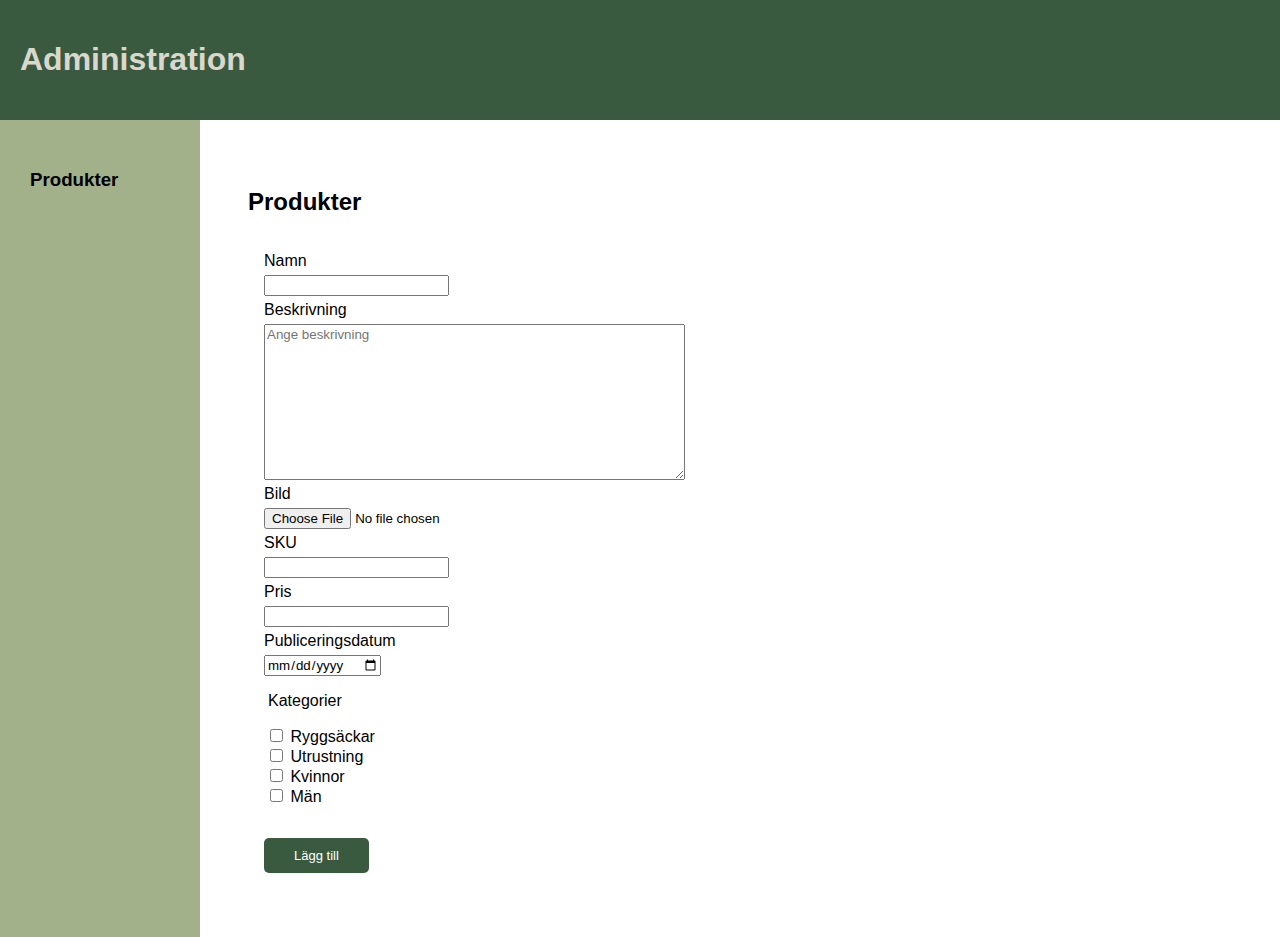
<file: admin/products/new.html>
<!DOCTYPE html>
<html lang="sv">

<head>
    <meta charset="UTF-8">
    <meta name="viewport" content="width=device-width, initial-scale=1.0">
    <link rel="stylesheet" href="/CSS/admin-style.css">
    <title>Administration</title>
</head>

<body>
    <header>
        <h1>Administration</h1>
    </header>
    <nav>
        <h3>Produkter</h3>
    </nav>
    <form class="input-content">

        <h2>Produkter</h2>
        <div class="product-input">
            <label for="name">Namn</label>
            <input type="text" name="name" id="name" maxlength="50" required>
            <label for="description">Beskrivning</label>
            <textarea name="description" id="description" cols="50" rows="10" placeholder="Ange beskrivning"></textarea>
            <label for="file-img">Bild</label>
            <input type="file" name="file-img" id="file-img" accept="image/*">
            <label for="sku">SKU</label>
            <input type="text" name="sku" id="sku" pattern="[A-Z]{3}[0-9]{3}" required>
            <label for="price">Pris</label>
            <input type="number" name="price" id="price">
            <label for="publish-date">Publiceringsdatum</label>
            <input type="date" name="publish-date" id="publish-date">
        </div>

        <fieldset class="category">
            <legend>Kategorier</legend>
            <label><input type="checkbox" name="backpack"> Ryggsäckar</label>
            <label><input type="checkbox" name="gear"> Utrustning</label>
            <label><input type="checkbox" name="women"> Kvinnor</label>
            <label><input type="checkbox" name="men"> Män</label>
        </fieldset>

        <input type="submit" value="Lägg till">
    </form>
</body>

</html>
</file>
<file: CSS/main.css>
:root {
    --gap: 1rem;
}

* {
    box-sizing: border-box;
    font-family: Arial, Helvetica, sans-serif
}

body {

    margin: 0;
    background-color: white;
    min-height: 100vh;
}

header {
    display: grid;
    grid-template-columns: 1fr;
    gap: var(--gap);
    padding: var(--gap);
    background-color: white;

}

.header-container {
    display: flex;
    gap: var(--gap);
    align-items: center;
    justify-content: space-between;
    width: 100%;

}

.header-container>input[type=search] {
    flex-grow: 1;
    border: 1px solid black;
    border-radius: 10px;
    padding: 5px;
    font-size: 1rem;

}

main {
    margin: 8px;
    display: flex;
    flex-direction: column;
    gap: var(--gap);
}

.icon {

    width: 2rem;
}

a {
    text-decoration: none;
    color: black;
}

ul {
    list-style-type: none;
    padding-inline-start: 0;
    margin: 0;
}

h2 {
    align-self: center;
}


/* här börjar index.html */

.hero-container {
    border: 1px solid black;
    display: flex;
    flex-direction: column;
    gap: var(--gap);
    align-items: center;
    padding: var(--gap);
    text-align: center;
}

img {
    max-width: 100%;
    height: auto;
}

.spots {
    display: none;
}


.spot-container {
    display: none;
}

.products {
    display: grid;
    grid-template-columns: 1fr;
    gap: calc(2 * var(--gap));
}


.products>a {
    text-decoration: none;
}

.products img {
    border: 1px solid black;
}

.productDetails {
    display: flex;
    justify-content: space-between;
}

.product-text {
    display: flex;
    flex-direction: column;
}

.product-text h2 {
    align-self: flex-start;
}

.productImage {
    position: relative;
}

.banner-new {
    position: absolute;
    top: 10px;
    left: 10px;
    background-color: black;
    padding: 10px 10px;
    color: white;
    border-radius: 5px;
    font-size: 24px;
}

.heart-bottom-right {
    position: absolute;
    bottom: 20px;
    right: 20px;
    color: white;
}

/* Här börjar product-details.html */

.product-text {
    gap: var(--gap);
}

button {
    padding: 10px 40px;
    width: 300px;
    align-self: center;
    cursor: pointer;
    transition-duration: 0.4s;
    background-color: #ccd5ae;
    border: 1px solid black;
    color: black;
}

button:hover {
    background-color: #e9edc9;
}

.product-section {
    display: none;
    width: 100%;
}

/* Här börjar checkout.html */

.checkoutItem {
    border: 1px solid black;
    display: flex;
    flex-direction: column;
    gap: var(--gap);
    justify-content: space-between;
    padding: var(--gap);
}

.checkoutItemTitle {
    display: flex;
    justify-content: space-between;
}

.checkoutItemContainer {
    display: flex;
    flex-direction: column;
    gap: 1px;
}

.checkout-form {
    display: flex;
    flex-direction: column;
    gap: var(--gap);
}


.checkout-table {
    border-collapse: collapse;
    display: none;
}

.checkout-table>thead>tr>th:not(:first-child) {
    width: 150px;
}

.customer-details div {
    display: flex;
    flex-direction: column;
    gap: 5px;
}

.address {
    display: flex;
    flex-direction: column;
    gap: var(--gap);
    padding: var(--gap);
}

#zipcode {
    width: 200px;
}

.checkbox {
    padding: var(--gap);
}

.buybutton {
    justify-self: center;
    margin: var(--gap);
    width: 200px;
    font-size: large;
}


.infoIcons>ul>li {
    display: flex;
    align-items: center;
    gap: var(--gap);
}


/* Här börjar footer */


details {
    border: 1px solid black;
    border-bottom: 0;
    background-color: #a3b18a;
}

details:last-of-type {
    border-bottom: 1px solid black;
}

details:open>summary {
    background-color: #ccd5ae;
    border-bottom: 1px solid black;
}

summary {
    padding: 5px;

}

summary::marker {
    content: "";
}

details>ul {
    padding-left: var(--gap);
}

footer {
    background-color: #a3b18a;
}

footer>p {

    text-align: center;
    padding: 20px;
    margin: 0;

}

.footer-lg {
    display: none;
}




@media (width>=640px) {
    header {
        grid-template-columns: 300px auto;

    }

    .header-container>input[type=search] {
        flex-grow: 0;
        width: 230px;
    }

    header img {
        max-width: 300px;
    }


    nav ul {
        display: flex;
        flex-direction: row;
        gap: var(--gap);
        margin: 10px;
    }

    ul a:hover {
        color: #a3b18a;
    }

    .products {
        grid-template-columns: 1fr 1fr;
        gap: var(--gap);
    }

    details {
        display: none;
    }

    footer {
        background-color: #a3b18a;
        border: 1px solid black;
    }

    .footer-lg {

        display: block;
        display: grid;
        grid-template-columns: 1fr 1fr 1fr;
        padding: 20px;
        justify-items: center;
    }

    .infoIcons>ul {
        display: grid;
        grid-template-columns: 1fr 1fr;
        align-items: center;
        gap: var(--gap);
        padding: 3rem;
    }

    .badge-top-left {
        position: absolute;
        height: 40px;
        width: 250px;
        top: 10px;
        left: 10px;
        font-size: 1em;
    }

    .heart-bottom-right {
        position: absolute;
        bottom: 20px;
        right: 20px;
        width: 30px;
        height: 30px;
    }

    /* här börjar product-details. */

    .product-page {
        display: grid;
        grid-template-columns: 1fr 1fr;
        gap: var(--gap);
    }

    .product-page img {
        width: 400px;
        min-width: 400px;
        justify-self: center;

    }

    .product-text {
        display: flex;
        flex-direction: column;
        gap: var(--gap);
    }

    .product-text h2 {
        align-self: flex-start;
    }

    /* här börjar karusellen */

    .product-section {
        margin: auto;
        display: block;
        position: relative;
        overflow: hidden;
        padding: 20px;
        max-width: 1500px;
    }


    .product-category {
        padding: 0 10px;
        font-size: 30px;
        margin-bottom: 40px;
        text-align: center;

    }

    .product-container {

        padding: 10px;
        display: flex;
        overflow-x: auto;
        scroll-behavior: smooth;
    }

    .product-container::-webkit-scrollbar {
        display: none;
    }

    .product-card {
        flex: 0 0 auto;
        width: 300px;
        height: 450px;
        margin-right: 10px;
    }

    .product-image img {
        height: 400px;
        width: 300px;
    }


    .title-price {
        display: flex;
        justify-content: space-between;
    }

    .brand {
        font-size: small;
        margin: 0;
    }

    svg {

        width: 35px;
        height: 100%;
        cursor: pointer;

    }

    .product-section svg {
        height: 45px;
        width: 45px;
        color: black;
        text-align: center;
        cursor: pointer;
        position: absolute;
        top: 50%;
        transform: translateY(-50%);
    }

    .product-section svg:first-child {
        left: -10px;
    }

    .product-section svg:last-child {
        right: -13px;
    }

    .product-section .carousel {
        font-size: 0px;
        cursor: pointer;
        overflow: hidden;
        white-space: nowrap;
        scroll-behavior: smooth;

    }

    .product-page button {
        width: 200px;
        padding: 10px;
        align-self: flex-start;
        background-color: #ccd5ae;
        border: 1px solid black;
        color: black;
    }

    .product-page button:hover {
        background-color: #e9edc9;

    }

    .product-row {
        display: flex;
        gap: var(--gap);
    }

    /* Här börjar checkout */


    .checkout-table td,
    th {
        border: 1px solid black;
        text-align: left;
        padding: 10px;
    }

    .checkout-table th {
        background-color: #a3b18a;
    }

    .checkout-table tr:nth-child(odd) {
        background-color: #ccd5ae;
    }


    .checkoutItem {
        display: none;
    }

    .checkout-table {
        display: table;
        width: 100%;
    }

    .customer-details {

        display: grid;
        grid-template-columns: repeat(2, 1fr);
        gap: var(--gap);
    }

    .customer-details div {
        display: flex;
        flex-direction: column;
    }

}


@media (width>=1024px) {


    header,
    main {
        max-width: 1400px;
        padding: var(--gap);
        margin: 0 auto;
    }



    header {


        .header-container>input[type=search] {
            flex-grow: 0;
            border: 1px solid black;
            border-radius: 10px;
            padding: 5px;
            font-size: 1rem;

        }

        .header-icons {
            display: flex;
            gap: 10px;
            margin-left: auto;
        }
    }

    .hero-container {
        display: flex;
        flex-direction: row-reverse;
        margin: var(--gap);

    }

    .spot-container {
        display: flex;
        justify-content: center;
        gap: var(--gap);
        margin: var(--gap);
        width: 100%;

    }

    .spot-img {
        position: relative;
        width: 400px;
        height: 300px;

    }

    .spot-img img {
        object-fit: cover;
        border: 1px solid black;
    }

    .spot-text {
        position: absolute;
        top: 50%;
        left: 50%;
        transform: translate(-50%, -50%);
        color: white;
        padding: 10px;
        font-size: 18px;
    }

    .products {
        display: grid;
        grid-template-columns: 1fr 1fr 1fr 1fr;
        justify-items: center;

    }

    .infoIcons>ul {
        display: grid;
        grid-template-columns: 1fr 1fr 1fr 1fr;
        align-items: center;
        gap: var(--gap);
        padding: 3rem;

    }

    .product-page {
        display: grid;
        grid-template-columns: 400px 500px;
        /* lösning för att texten inte ska bli för bred */

    }

    .product-text {
        justify-items: start;
    }

    .product-page img {

        display: flex;
        flex-direction: 1;


    }


}
</file>
<file: CSS/admin-style.css>
:root {
    --gap: 1rem;
}

* {
    font-family: sans-serif;
    box-sizing: border-box;
}

html,
body {
    margin: 0;
    padding: 0;
    height: 100%;
}

body {
    display: grid;
    grid-template-areas:
        "header header"
        "nav content";
    grid-template-columns: 200px auto;
    grid-template-rows: auto 1fr;
    height: 100vh;

}

body>header,
nav {
    padding: 20px;

}

body>header {
    grid-area: header;
    text-align: left;
    background-color: #3a5a40;
    color: #dad7cd;
}

body>nav {
    grid-area: nav;
    background-color: #a3b18a;
    text-align: left;
    padding: 30px;
}

.content,
.input-content {
    grid-area: content;
    background-color: white;
    margin: 3em;
}

/* här börjar index.html */

.content {
    display: flex;
    flex-direction: column;
    align-items: stretch;

}

.content h2 {
    display: flex;
    align-items: center;
}

.product-button {
    display: flex;
    justify-content: space-between;
    align-items: center;

}

.custom-button {
    display: inline-block;
    text-decoration: none;
    background-color: #a3b18a;
    padding: 10px 25px;
    font-size: 16px;
    border-radius: 5px;
    cursor: pointer;
    border: 1px solid black;
}

.custom-button:hover {
    color: white;
    transform: scale(1.1);
    transition: all 0.2s ease-in-out;
}


.admin-table {
    border-collapse: collapse;
    width: 100%;
}


td,
th {
    border: 1px solid black;
    text-align: left;
    padding: 8px;

}

td a:hover svg {
    stroke: #588157;
    transform: scale(1.1);
    transition: all 0.2s ease-in-out;
}

tr:nth-child(even) {
    background-color: #a3b18a;
}

th {
    background-color: #3a5a40;
    width: 30%;

}

.head-icon {
    width: 100px;

}

.icon {
    width: 24px;
    height: 24px;
    vertical-align: middle;
}


a {
    text-decoration: none;
    color: black;
}

/* här börjar new.html */

.product-input {
    display: flex;
    flex-direction: row;
    padding: var(--gap);
    gap: 5px;
    display: flex;
    flex-direction: column;
    align-items: start;
}

.category {
    display: inline-block;
    border: 0;
    display: flex;
    flex-direction: column;
    padding: var(--gap);
}

.input-content>input[type=submit] {
    margin: var(--gap);
    background-color: #3a5a40;
    color: #fff;
    border: none;
    padding: 10px 30px;
    cursor: pointer;
    border-radius: 5px;
    font-size: 13px;
}

.input-content>input[type=submit]:hover {
    background-color: #588157;
}
</file>
